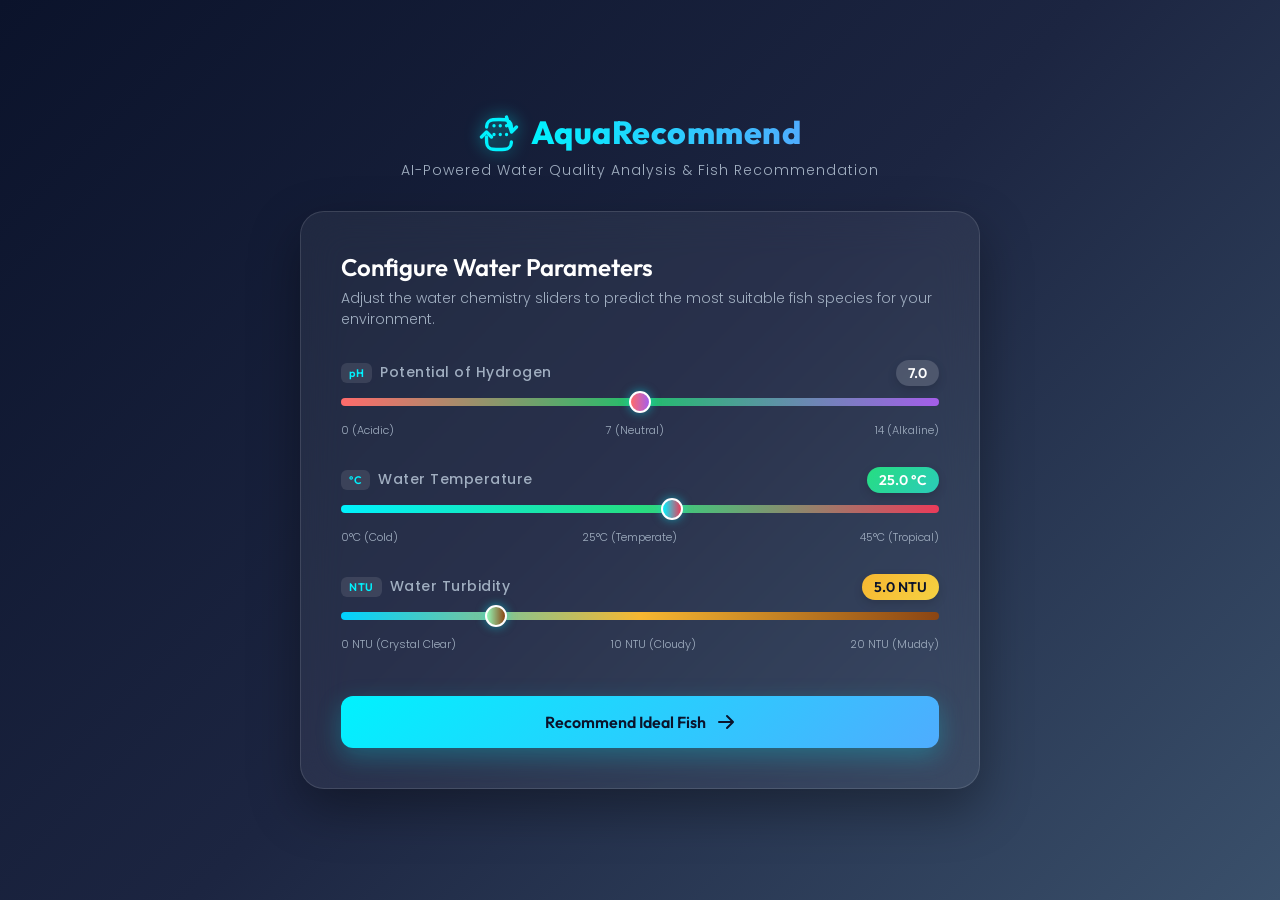
<file: index.html>
<!DOCTYPE html>
<html lang="en">
  <head>
    <meta charset="UTF-8" />
    <meta name="viewport" content="width=device-width, initial-scale=1.0" />
    <title>AquaRecommend - Intelligent Fish Suitability Predictor</title>
    <!-- Google Fonts -->
    <link rel="preconnect" href="https://fonts.googleapis.com" />
    <link rel="preconnect" href="https://fonts.gstatic.com" crossorigin />
    <link
      href="https://fonts.googleapis.com/css2?family=Outfit:wght@300;400;600;800&family=Poppins:wght@300;400;500;600;700&display=swap"
      rel="stylesheet"
    />
    <!-- Custom Style Sheet and Client-side Model -->
    <link rel="stylesheet" href="style.css" />
    <script src="model.js"></script>
  </head>
  <body>
    <!-- Background Animated Waves -->
    <div class="water-bg">
      <div class="bubble bubble-1"></div>
      <div class="bubble bubble-2"></div>
      <div class="bubble bubble-3"></div>
      <div class="bubble bubble-4"></div>
    </div>

    <div class="app-container">
      <!-- Header -->
      <header class="app-header">
        <div class="logo">
          <svg viewBox="0 0 24 24" width="40" height="40" fill="none" stroke="currentColor" stroke-width="2">
            <path stroke-linecap="round" stroke-linejoin="round" d="M19.5 12c0-1.232-.046-2.453-.138-3.662a4.006 4.006 0 00-3.7-3.7 48.656 48.656 0 00-7.324 0 4.006 4.006 0 00-3.7 3.7c-.017.22-.032.441-.046.662M19.5 12l3-3m-3 3l-3-9m-12 12c0 1.232.046 2.453.138 3.662a4.006 4.006 0 003.7 3.7 48.656 48.656 0 007.324 0 4.006 4.006 0 003.7-3.7c.017-.22.032-.441.046-.662M4.5 12l-3 3m3-3l3 3M9 8.25h.008v.008H9V8.25zm.008 5.25H9v.008h.008V13.5zm3.75-5.25h.008v.008h-.008V8.25zm.008 5.25h-.008v.008h.008V13.5zm3.75-5.25h.008v.008h-.008V8.25zm.008 5.25h-.008v.008h.008V13.5z" />
          </svg>
          <h1>AquaRecommend</h1>
        </div>
        <p class="subtitle">AI-Powered Water Quality Analysis & Fish Recommendation</p>
      </header>

      <!-- Main Card -->
      <main class="glass-card">
        <!-- Section 1: Form Inputs -->
        <section id="input-section" class="card-section active">
          <h2 class="section-title">Configure Water Parameters</h2>
          <p class="section-desc">Adjust the water chemistry sliders to predict the most suitable fish species for your environment.</p>

          <form id="predict-form" class="interactive-form">
            <!-- pH Control -->
            <div class="input-group">
              <div class="input-header">
                <span class="input-label">
                  <span class="icon">pH</span>
                  Potential of Hydrogen
                </span>
                <span id="ph-badge" class="value-badge badge-neutral">7.0</span>
              </div>
              <input
                type="range"
                id="ph"
                name="ph"
                min="0"
                max="14"
                step="0.1"
                value="7.0"
                class="slider-control ph-slider"
              />
              <div class="slider-labels">
                <span>0 (Acidic)</span>
                <span>7 (Neutral)</span>
                <span>14 (Alkaline)</span>
              </div>
            </div>

            <!-- Temperature Control -->
            <div class="input-group">
              <div class="input-header">
                <span class="input-label">
                  <span class="icon">°C</span>
                  Water Temperature
                </span>
                <span id="temp-badge" class="value-badge badge-neutral">25.0 °C</span>
              </div>
              <input
                type="range"
                id="temperature"
                name="temperature"
                min="0"
                max="45"
                step="0.5"
                value="25.0"
                class="slider-control temp-slider"
              />
              <div class="slider-labels">
                <span>0°C (Cold)</span>
                <span>25°C (Temperate)</span>
                <span>45°C (Tropical)</span>
              </div>
            </div>

            <!-- Turbidity Control -->
            <div class="input-group">
              <div class="input-header">
                <span class="input-label">
                  <span class="icon">NTU</span>
                  Water Turbidity
                </span>
                <span id="turbidity-badge" class="value-badge badge-neutral">5.0 NTU</span>
              </div>
              <input
                type="range"
                id="turbidity"
                name="turbidity"
                min="0"
                max="20"
                step="0.1"
                value="5.0"
                class="slider-control turbidity-slider"
              />
              <div class="slider-labels">
                <span>0 NTU (Crystal Clear)</span>
                <span>10 NTU (Cloudy)</span>
                <span>20 NTU (Muddy)</span>
              </div>
            </div>

            <button type="submit" id="submit-btn" class="action-btn">
              <span>Recommend Ideal Fish</span>
              <svg viewBox="0 0 20 20" fill="currentColor" width="20" height="20">
                <path fill-rule="evenodd" d="M10.293 3.293a1 1 0 011.414 0l6 6a1 1 0 010 1.414l-6 6a1 1 0 01-1.414-1.414L14.586 11H3a1 1 0 110-2h11.586l-4.293-4.293a1 1 0 010-1.414z" clip-rule="evenodd" />
              </svg>
            </button>
          </form>
        </section>

        <!-- Section 2: Loading Process -->
        <section id="process-section" class="card-section">
          <h2 class="section-title">ML Pipeline Execution</h2>
          <p class="section-desc">Classifying optimal environment via Local Decision Tree Model...</p>

          <div class="progress-bar-container">
            <div id="pipeline-progress" class="progress-bar-fill"></div>
          </div>

          <ul class="pipeline-steps">
            <li id="step-1" class="step">
              <span class="step-indicator"></span>
              <span class="step-text">Reading water parameters...</span>
            </li>
            <li id="step-2" class="step">
              <span class="step-indicator"></span>
              <span class="step-text">Normalizing feature values...</span>
            </li>
            <li id="step-3" class="step">
              <span class="step-indicator"></span>
              <span class="step-text">Evaluating Decision Tree rules...</span>
            </li>
            <li id="step-4" class="step">
              <span class="step-indicator"></span>
              <span class="step-text">Decoding classification labels...</span>
            </li>
            <li id="step-5" class="step">
              <span class="step-indicator"></span>
              <span class="step-text">Generating recommendation report...</span>
            </li>
          </ul>
        </section>

        <!-- Section 3: Prediction Result -->
        <section id="result-section" class="card-section">
          <div class="result-header">
            <div class="badge-success-glow">Optimal Match Found!</div>
            <h2 id="result-fish-name" class="fish-name-title">Tilapia</h2>
            <p id="result-fish-desc" class="fish-description">Tilapia is highly adaptable...</p>
          </div>

          <!-- Analysis Charts Container -->
          <div class="comparison-dashboard">
            <h3>Comparison Dashboard</h3>
            <p class="chart-subtitle">Comparing your inputs with the species' optimal tolerances</p>

            <!-- pH Chart -->
            <div class="chart-group">
              <div class="chart-header">
                <span>pH Levels</span>
                <span id="chart-ph-lbl">Input: 7.0 | Ideal: 5.6 - 9.0</span>
              </div>
              <div class="comparison-track-bg">
                <div id="chart-ph-safe" class="comparison-safe-range"></div>
                <div id="chart-ph-pin" class="comparison-pin"></div>
              </div>
              <div class="chart-footer">
                <span>0</span>
                <span>7</span>
                <span>14</span>
              </div>
            </div>

            <!-- Temp Chart -->
            <div class="chart-group">
              <div class="chart-header">
                <span>Temperature (°C)</span>
                <span id="chart-temp-lbl">Input: 25.0°C | Ideal: 17.5 - 35.0°C</span>
              </div>
              <div class="comparison-track-bg">
                <div id="chart-temp-safe" class="comparison-safe-range"></div>
                <div id="chart-temp-pin" class="comparison-pin"></div>
              </div>
              <div class="chart-footer">
                <span>0°C</span>
                <span>25°C</span>
                <span>45°C</span>
              </div>
            </div>

            <!-- Turbidity Chart -->
            <div class="chart-group">
              <div class="chart-header">
                <span>Turbidity (NTU)</span>
                <span id="chart-turbidity-lbl">Input: 5.0 NTU | Ideal: 3.0 - 7.2 NTU</span>
              </div>
              <div class="comparison-track-bg">
                <div id="chart-turbidity-safe" class="comparison-safe-range"></div>
                <div id="chart-turbidity-pin" class="comparison-pin"></div>
              </div>
              <div class="chart-footer">
                <span>0 NTU</span>
                <span>10 NTU</span>
                <span>20 NTU</span>
              </div>
            </div>
          </div>

          <!-- Tips & Advice -->
          <div class="tips-box">
            <svg viewBox="0 0 20 20" fill="currentColor" width="22" height="22">
              <path fill-rule="evenodd" d="M18 10a8 8 0 11-16 0 8 8 0 0116 0zm-7-4a1 1 0 11-2 0 1 1 0 012 0zM9 9a1 1 0 000 2v3a1 1 0 001 1h1a1 1 0 100-2v-3a1 1 0 00-1-1H9z" clip-rule="evenodd" />
            </svg>
            <div>
              <strong>Quick Care Tip:</strong>
              <span id="result-fish-tips">Maintain oxygen flow...</span>
            </div>
          </div>

          <!-- Reset Button -->
          <button id="reset-btn" class="action-btn outline">
            <svg viewBox="0 0 20 20" fill="currentColor" width="20" height="20">
              <path fill-rule="evenodd" d="M4 2a1 1 0 011 1v2.101a7.002 7.002 0 0111.601 2.566 1 1 0 11-1.885.666A5.002 5.002 0 005.999 7H9a1 1 0 110 2H4a1 1 0 01-1-1V3a1 1 0 011-1zm.008 9.057a1 1 0 011.214-.722 5.002 5.002 0 007.778 2.665H11a1 1 0 110-2h5a1 1 0 011 1v5a1 1 0 11-2 0v-2.101a7.002 7.002 0 01-11.601-2.566 1 1 0 01.722-1.214z" clip-rule="evenodd" />
            </svg>
            <span>Analyze New Environment</span>
          </button>
        </section>
      </main>
    </div>

    <!-- Javascript Logical Controller -->
    <script>
      // Database of Fish Tolerances and Metadata
      const fishMetadata = {
        tilapia: {
          name: "Tilapia",
          desc: "Tilapia is a robust, highly adaptable fish that is extremely popular in commercial aquaculture. It exhibits fast growth and handles environmental changes exceptionally well.",
          ph: { min: 5.6, max: 9.0, mean: 7.83 },
          temp: { min: 17.5, max: 35.0, mean: 19.55 },
          turb: { min: 3.0, max: 7.2, mean: 3.80 },
          tips: "Prefers warm temperatures. Tolerates fluctuating water quality and lower dissolved oxygen better than most other species."
        },
        rui: {
          name: "Rui (Rohu)",
          desc: "Rui is a species of the carp family widely cultivated in South Asia. It is a column feeder and prefers clean, well-oxygenated water.",
          ph: { min: 6.0, max: 8.9, mean: 7.06 },
          temp: { min: 20.87, max: 35.0, mean: 22.43 },
          turb: { min: 3.31, max: 7.5, mean: 3.75 },
          tips: "Requires clean water with high aeration. It is sensitive to highly acidic waters below pH 6.0."
        },
        pangas: {
          name: "Pangas (Yellowtail Catfish)",
          desc: "Pangas is a fast-growing catfish species that thrives in warm climates. It is highly valued for intensive aquaculture setups due to its high density tolerance.",
          ph: { min: 6.5, max: 9.0, mean: 8.46 },
          temp: { min: 17.81, max: 30.0, mean: 21.55 },
          turb: { min: 1.0, max: 6.8, mean: 3.69 },
          tips: "Thrives in slightly alkaline water. Needs consistent feeding and high stocking parameters to grow optimally."
        },
        silverCup: {
          name: "Silver Cup (Silver Carp)",
          desc: "Silver Carp is a filter-feeding freshwater species. It plays a key role in ecological farming by grazing on excessive green algae and maintaining water clarity.",
          ph: { min: 6.0, max: 8.8, mean: 6.82 },
          temp: { min: 21.06, max: 32.0, mean: 22.23 },
          turb: { min: 3.56, max: 7.0, mean: 3.89 },
          tips: "Controls organic algae blooms efficiently. Be cautious, as they are strong jumpers when startled by noise."
        },
        katla: {
          name: "Katla (Indian Carp)",
          desc: "Katla is a surface-feeding freshwater carp. It has a high growth rate and broad head, feeding extensively on zooplankton near the surface.",
          ph: { min: 6.0, max: 8.5, mean: 7.69 },
          temp: { min: 21.12, max: 32.0, mean: 23.18 },
          turb: { min: 3.6, max: 5.5, mean: 3.74 },
          tips: "Ideal for polyculture ponds. Pair them with bottom-feeders to efficiently utilize the entire water column."
        },
        sing: {
          name: "Sing (Asian Catfish / Shingi)",
          desc: "Sing is an air-breathing freshwater catfish known for its rich nutritional value. It can survive in shallow, swampy, and low-oxygen environments.",
          ph: { min: 6.5, max: 8.5, mean: 7.33 },
          temp: { min: 21.0, max: 32.0, mean: 23.49 },
          turb: { min: 3.56, max: 7.5, mean: 4.48 },
          tips: "Thrives in muddy or organic bottoms. Highly robust and can breathe atmospheric air using an accessory respiratory organ."
        },
        shrimp: {
          name: "Shrimp",
          desc: "Shrimp are sensitive, high-value crustaceans. They require stable water conditions with clean parameters and clean sandy-muddy bottoms.",
          ph: { min: 6.51, max: 7.9, mean: 7.15 },
          temp: { min: 18.0, max: 32.0, mean: 22.14 },
          turb: { min: 3.6, max: 15.8, mean: 6.83 },
          tips: "Provide plenty of benthic cover and ensure highly stable pH levels, as shrimp molt frequently and are vulnerable during this time."
        },
        karpio: {
          name: "Karpio (Common Carp)",
          desc: "Common Carp is an extremely resilient bottom-feeder. It can survive in freezing winter temperatures and adapts to almost any pond system.",
          ph: { min: 7.0, max: 7.5, mean: 7.24 },
          temp: { min: 4.0, max: 30.0, mean: 19.36 },
          turb: { min: 5.0, max: 10.0, mean: 7.68 },
          tips: "Avoid overfeeding in cold water (below 10°C) as their metabolic rate drops drastically. Thrives in soft clay bottoms."
        },
        prawn: {
          name: "Prawn",
          desc: "Freshwater prawns require clean, tropical warm waters. They are territorial bottom dwellers that feed on plant material, small worms, and detritus.",
          ph: { min: 7.3, max: 8.3, mean: 7.90 },
          temp: { min: 26.0, max: 32.0, mean: 28.90 },
          turb: { min: 4.0, max: 8.5, mean: 6.42 },
          tips: "Keep stocking density moderate to prevent cannibalism. Requires high aeration and clean sandy bottoms."
        },
        koi: {
          name: "Koi Carp",
          desc: "Koi are colorful, domestic ornamental fish bred for decorative garden ponds. They are active, intelligent, and can live for decades.",
          ph: { min: 5.5, max: 8.5, mean: 6.68 },
          temp: { min: 18.0, max: 32.0, mean: 26.02 },
          turb: { min: 4.0, max: 6.1, mean: 4.62 },
          tips: "Install strong biological filtration systems to cope with high organic waste loads and keep the water clear for visibility."
        },
        magur: {
          name: "Magur (Walking Catfish)",
          desc: "Magur is an incredibly tough, air-breathing local catfish. It can crawl short distances over damp ground and survive in hypoxic pools.",
          ph: { min: 7.1, max: 7.4, mean: 7.24 },
          temp: { min: 21.0, max: 28.0, mean: 25.18 },
          turb: { min: 7.0, max: 8.0, mean: 7.71 },
          tips: "Pond boundaries must be fenced securely, as Magur can migrate out during heavy rainfall or wet nights."
        }
      };

      // Input Sliders and Badges DOM bindings
      const sliders = {
        ph: { input: document.getElementById('ph'), badge: document.getElementById('ph-badge') },
        temp: { input: document.getElementById('temperature'), badge: document.getElementById('temp-badge') },
        turb: { input: document.getElementById('turbidity'), badge: document.getElementById('turbidity-badge') }
      };

      // Realtime Badge Updates & Colors
      function updatePHBadge(val) {
        sliders.ph.badge.textContent = Number(val).toFixed(1);
        sliders.ph.badge.className = 'value-badge';
        if (val < 6.0) {
          sliders.ph.badge.classList.add('badge-acidic');
        } else if (val > 8.5) {
          sliders.ph.badge.classList.add('badge-alkaline');
        } else {
          sliders.ph.badge.classList.add('badge-neutral');
        }
      }

      function updateTempBadge(val) {
        sliders.temp.badge.textContent = Number(val).toFixed(1) + ' °C';
        sliders.temp.badge.className = 'value-badge';
        if (val < 15.0) {
          sliders.temp.badge.classList.add('badge-cold');
        } else if (val > 30.0) {
          sliders.temp.badge.classList.add('badge-hot');
        } else {
          sliders.temp.badge.classList.add('badge-temperate');
        }
      }

      function updateTurbBadge(val) {
        sliders.turb.badge.textContent = Number(val).toFixed(1) + ' NTU';
        sliders.turb.badge.className = 'value-badge';
        if (val < 4.0) {
          sliders.turb.badge.classList.add('badge-clear');
        } else if (val > 10.0) {
          sliders.turb.badge.classList.add('badge-muddy');
        } else {
          sliders.turb.badge.classList.add('badge-cloudy');
        }
      }

      // Input Event Listeners
      sliders.ph.input.addEventListener('input', (e) => updatePHBadge(e.target.value));
      sliders.temp.input.addEventListener('input', (e) => updateTempBadge(e.target.value));
      sliders.turb.input.addEventListener('input', (e) => updateTurbBadge(e.target.value));

      // Initial Badge states
      updatePHBadge(sliders.ph.input.value);
      updateTempBadge(sliders.temp.input.value);
      updateTurbBadge(sliders.turb.input.value);

      // Section Transitions
      const sections = {
        input: document.getElementById('input-section'),
        process: document.getElementById('process-section'),
        result: document.getElementById('result-section')
      };

      function activateSection(secId) {
        Object.values(sections).forEach(sec => sec.classList.remove('active'));
        sections[secId].classList.add('active');
      }

      // Draw Comparison Chart Subsystem
      function setupComparisonChart(trackId, safeId, pinId, valBadgeId, minBound, maxBound, safeMin, safeMax, userVal, unit) {
        const safeStartPct = ((safeMin - minBound) / (maxBound - minBound)) * 100;
        const safeWidthPct = ((safeMax - safeMin) / (maxBound - minBound)) * 100;
        const pinPct = Math.max(0, Math.min(100, ((userVal - minBound) / (maxBound - minBound)) * 100));

        const safeRangeEl = document.getElementById(safeId);
        const pinEl = document.getElementById(pinId);
        const valBadgeEl = document.getElementById(valBadgeId);

        safeRangeEl.style.left = safeStartPct + '%';
        safeRangeEl.style.width = safeWidthPct + '%';
        pinEl.style.left = pinPct + '%';

        // Check suitability
        const isOptimal = userVal >= safeMin && userVal <= safeMax;
        if (isOptimal) {
          pinEl.className = 'comparison-pin pin-optimal';
          safeRangeEl.classList.add('safe-glow');
        } else {
          pinEl.className = 'comparison-pin pin-warning';
          safeRangeEl.classList.remove('safe-glow');
        }

        // Set Label
        valBadgeEl.innerHTML = `Your Water: <strong>${userVal}${unit}</strong> | Ideal Range: <strong>${safeMin} - ${safeMax}${unit}</strong>`;
      }

      // Form Submit logical flow (Local prediction & Process Animation)
      const form = document.getElementById('predict-form');
      form.addEventListener('submit', async (e) => {
        e.preventDefault();

        // Capture Inputs
        const phVal = parseFloat(sliders.ph.input.value);
        const tempVal = parseFloat(sliders.temp.input.value);
        const turbVal = parseFloat(sliders.turb.input.value);

        // Switch to Process Mode
        activateSection('process');

        // Reset step animations
        const steps = [1, 2, 3, 4, 5].map(num => document.getElementById(`step-${num}`));
        steps.forEach(step => step.className = 'step');
        
        const progressBar = document.getElementById('pipeline-progress');
        progressBar.style.width = '0%';

        // Run animations sequential steps
        const stepDelay = 600; // ms
        for (let i = 0; i < 5; i++) {
          steps[i].classList.add('active');
          progressBar.style.width = ((i + 1) * 20) + '%';
          await new Promise(r => setTimeout(r, stepDelay));
          steps[i].classList.remove('active');
          steps[i].classList.add('done');
        }

        // Evaluate model locally (runs in microseconds!)
        let predictedFishKey = 'tilapia'; // Default fallback
        try {
          if (typeof predictFish === 'function') {
            predictedFishKey = predictFish(phVal, tempVal, turbVal).toLowerCase();
          } else {
            console.error("predictFish function is not defined. Make sure model.js is loaded.");
          }
        } catch (err) {
          console.error("Prediction evaluation failed:", err);
        }

        // Render Result UI
        const meta = fishMetadata[predictedFishKey] || fishMetadata.tilapia;

        document.getElementById('result-fish-name').textContent = meta.name;
        document.getElementById('result-fish-desc').textContent = meta.desc;
        document.getElementById('result-fish-tips').textContent = meta.tips;

        // Render Charts
        setupComparisonChart(
          'chart-ph-track', 'chart-ph-safe', 'chart-ph-pin', 'chart-ph-lbl',
          0, 14, meta.ph.min, meta.ph.max, phVal, ''
        );

        setupComparisonChart(
          'chart-temp-track', 'chart-temp-safe', 'chart-temp-pin', 'chart-temp-lbl',
          0, 45, meta.temp.min, meta.temp.max, tempVal, '°C'
        );

        setupComparisonChart(
          'chart-turbidity-track', 'chart-turbidity-safe', 'chart-turbidity-pin', 'chart-turbidity-lbl',
          0, 20, meta.turb.min, meta.turb.max, turbVal, ' NTU'
        );

        // Transition to results page
        activateSection('result');
      });

      // Reset application
      document.getElementById('reset-btn').addEventListener('click', () => {
        activateSection('input');
      });
    </script>
  </body>
</html>
</file>
<file: style.css>
/* ==========================================================================
   AQUA RECOMMEND - PREMIUM CSS STYLING SYSTEM
   Aesthetics: Deep Ocean Dark Theme, Glassmorphism, Neon Accents, Fluid Motion
   ========================================================================== */

/* Reset & Variables */
:root {
  --primary-glow: #00f2fe;
  --secondary-glow: #4facfe;
  --bg-gradient: linear-gradient(135deg, #0b132b, #1c2541, #3a506b);
  --card-bg: rgba(255, 255, 255, 0.06);
  --card-border: rgba(255, 255, 255, 0.12);
  --card-shadow: 0 20px 50px rgba(0, 0, 0, 0.35);
  --text-primary: #ffffff;
  --text-secondary: #a0aec0;
  
  /* Badge Colors */
  --color-acidic: linear-gradient(135deg, #ff6b6b, #ff8787);
  --color-neutral: linear-gradient(135deg, #20bf6b, #0be881);
  --color-alkaline: linear-gradient(135deg, #a55eea, #8854d0);
  --color-cold: linear-gradient(135deg, #0575e6, #00f2fe);
  --color-temperate: linear-gradient(135deg, #26de81, #2bcbba);
  --color-hot: linear-gradient(135deg, #eb3b5a, #fa8231);
  --color-clear: linear-gradient(135deg, #00d2ff, #93f9b9);
  --color-cloudy: linear-gradient(135deg, #f7b731, #f5d142);
  --color-muddy: linear-gradient(135deg, #a0522d, #8b4513);
}

* {
  box-sizing: border-box;
  margin: 0;
  padding: 0;
}

body {
  font-family: 'Poppins', 'Segoe UI', sans-serif;
  color: var(--text-primary);
  min-height: 100vh;
  overflow-x: hidden;
  background: #0b132b;
  position: relative;
  display: flex;
  justify-content: center;
  align-items: center;
  padding: 20px;
}

/* ==========================================================================
   BACKGROUND WAVES & FLOATING BUBBLES
   ========================================================================== */
.water-bg {
  position: fixed;
  top: 0;
  left: 0;
  width: 100%;
  height: 100%;
  z-index: -1;
  background: var(--bg-gradient);
  overflow: hidden;
}

.bubble {
  position: absolute;
  border-radius: 50%;
  background: rgba(255, 255, 255, 0.05);
  box-shadow: inset 0 0 20px rgba(255, 255, 255, 0.1), 0 4px 10px rgba(0, 0, 0, 0.1);
  backdrop-filter: blur(1px);
  pointer-events: none;
  animation: floatUp 25s infinite linear;
}

.bubble-1 { width: 80px; height: 80px; left: 10%; bottom: -100px; animation-duration: 20s; }
.bubble-2 { width: 120px; height: 120px; left: 40%; bottom: -150px; animation-duration: 30s; animation-delay: 2s; }
.bubble-3 { width: 60px; height: 60px; left: 75%; bottom: -80px; animation-duration: 18s; animation-delay: 5s; }
.bubble-4 { width: 100px; height: 100px; left: 85%; bottom: -120px; animation-duration: 26s; animation-delay: 8s; }

@keyframes floatUp {
  0% {
    transform: translateY(0) scale(1) rotate(0deg);
    opacity: 0.1;
  }
  50% {
    opacity: 0.5;
  }
  100% {
    transform: translateY(-110vh) scale(1.2) rotate(360deg);
    opacity: 0;
  }
}

/* ==========================================================================
   APP SHELL LAYOUT
   ========================================================================== */
.app-container {
  width: 100%;
  max-width: 680px;
  margin: auto;
  z-index: 10;
}

.app-header {
  text-align: center;
  margin-bottom: 30px;
}

.logo {
  display: inline-flex;
  align-items: center;
  gap: 12px;
  color: var(--primary-glow);
  margin-bottom: 8px;
}

.logo svg {
  filter: drop-shadow(0 0 8px rgba(0, 242, 254, 0.6));
  animation: swim 4s ease-in-out infinite;
}

@keyframes swim {
  0%, 100% { transform: translateY(0) rotate(0deg); }
  50% { transform: translateY(-6px) rotate(-5deg); }
}

.logo h1 {
  font-family: 'Outfit', sans-serif;
  font-size: 32px;
  font-weight: 800;
  letter-spacing: 0.5px;
  background: linear-gradient(to right, #00f2fe, #4facfe);
  -webkit-background-clip: text;
  -webkit-text-fill-color: transparent;
}

.subtitle {
  color: var(--text-secondary);
  font-size: 14px;
  font-weight: 300;
  letter-spacing: 1px;
}

/* ==========================================================================
   GLASSMORPHIC CARD
   ========================================================================== */
.glass-card {
  background: var(--card-bg);
  border: 1px solid var(--card-border);
  box-shadow: var(--card-shadow);
  border-radius: 24px;
  backdrop-filter: blur(20px);
  -webkit-backdrop-filter: blur(20px);
  padding: 40px;
  position: relative;
  overflow: hidden;
}

.card-section {
  display: none;
  opacity: 0;
  transform: translateY(20px);
  transition: opacity 0.5s ease, transform 0.5s ease;
}

.card-section.active {
  display: block;
  opacity: 1;
  transform: translateY(0);
}

.section-title {
  font-family: 'Outfit', sans-serif;
  font-size: 24px;
  font-weight: 600;
  margin-bottom: 6px;
  color: #fff;
}

.section-desc {
  font-size: 14px;
  color: var(--text-secondary);
  margin-bottom: 30px;
  font-weight: 300;
}

/* ==========================================================================
   INTERACTIVE INPUT CONTROLS
   ========================================================================== */
.interactive-form {
  display: flex;
  flex-direction: column;
  gap: 28px;
}

.input-group {
  display: flex;
  flex-direction: column;
  gap: 12px;
}

.input-header {
  display: flex;
  justify-content: space-between;
  align-items: center;
}

.input-label {
  font-size: 14px;
  font-weight: 500;
  letter-spacing: 0.5px;
  display: inline-flex;
  align-items: center;
  gap: 8px;
  color: var(--text-secondary);
}

.input-label .icon {
  font-family: 'Outfit', sans-serif;
  background: rgba(255, 255, 255, 0.1);
  padding: 3px 8px;
  border-radius: 6px;
  font-size: 11px;
  font-weight: 600;
  color: var(--primary-glow);
}

.value-badge {
  font-family: 'Outfit', sans-serif;
  font-size: 14px;
  font-weight: 600;
  padding: 4px 12px;
  border-radius: 20px;
  color: white;
  transition: all 0.3s ease;
  box-shadow: 0 4px 10px rgba(0, 0, 0, 0.15);
}

/* Dynamic Badge Colors */
.badge-neutral { background: rgba(255, 255, 255, 0.15); }
.badge-acidic { background: var(--color-acidic); }
.badge-alkaline { background: var(--color-alkaline); }
.badge-cold { background: var(--color-cold); }
.badge-temperate { background: var(--color-temperate); }
.badge-hot { background: var(--color-hot); }
.badge-clear { background: var(--color-clear); color: #0b132b; }
.badge-cloudy { background: var(--color-cloudy); color: #0b132b; }
.badge-muddy { background: var(--color-muddy); }

/* Range Slider Styles */
.slider-control {
  -webkit-appearance: none;
  width: 100%;
  height: 8px;
  border-radius: 4px;
  outline: none;
  background: rgba(255, 255, 255, 0.12);
  transition: background 0.3s;
}

.slider-control::-webkit-slider-thumb {
  -webkit-appearance: none;
  appearance: none;
  width: 22px;
  height: 22px;
  border-radius: 50%;
  cursor: pointer;
  border: 2px solid white;
  box-shadow: 0 0 10px rgba(0, 242, 254, 0.5);
  transition: transform 0.1s, background-color 0.3s;
}

.slider-control::-webkit-slider-thumb:hover {
  transform: scale(1.15);
}

/* pH Slider Colorization */
.ph-slider::-webkit-slider-thumb {
  background: linear-gradient(to right, #ff6b6b, #a55eea);
}
.ph-slider {
  background: linear-gradient(to right, #ff6b6b 0%, #20bf6b 50%, #a55eea 100%);
}

/* Temp Slider Colorization */
.temp-slider::-webkit-slider-thumb {
  background: linear-gradient(to right, #00f2fe, #eb3b5a);
}
.temp-slider {
  background: linear-gradient(to right, #00f2fe 0%, #26de81 50%, #eb3b5a 100%);
}

/* Turbidity Slider Colorization */
.turbidity-slider::-webkit-slider-thumb {
  background: linear-gradient(to right, #93f9b9, #8b4513);
}
.turbidity-slider {
  background: linear-gradient(to right, #00d2ff 0%, #f7b731 50%, #8b4513 100%);
}

.slider-labels {
  display: flex;
  justify-content: space-between;
  font-size: 11px;
  color: var(--text-secondary);
  font-weight: 300;
  margin-top: 4px;
}

/* Action Button */
.action-btn {
  display: flex;
  justify-content: center;
  align-items: center;
  gap: 10px;
  background: linear-gradient(135deg, #00f2fe, #4facfe);
  border: none;
  color: #0b132b;
  font-family: 'Outfit', sans-serif;
  font-size: 16px;
  font-weight: 600;
  padding: 16px;
  border-radius: 12px;
  cursor: pointer;
  transition: all 0.3s cubic-bezier(0.175, 0.885, 0.32, 1.275);
  box-shadow: 0 8px 25px rgba(0, 242, 254, 0.25);
  margin-top: 15px;
}

.action-btn:hover {
  transform: translateY(-2px);
  box-shadow: 0 12px 30px rgba(0, 242, 254, 0.4);
}

.action-btn:active {
  transform: translateY(0);
}

.action-btn.outline {
  background: transparent;
  border: 1px solid var(--primary-glow);
  color: var(--primary-glow);
  box-shadow: none;
}

.action-btn.outline:hover {
  background: rgba(0, 242, 254, 0.08);
  box-shadow: 0 4px 15px rgba(0, 242, 254, 0.15);
}

/* ==========================================================================
   PIPELINE PROCESS STATE
   ========================================================================== */
.progress-bar-container {
  width: 100%;
  height: 6px;
  background: rgba(255, 255, 255, 0.1);
  border-radius: 3px;
  margin-bottom: 30px;
  overflow: hidden;
}

.progress-bar-fill {
  width: 0%;
  height: 100%;
  background: linear-gradient(to right, #00f2fe, #0be881);
  border-radius: 3px;
  transition: width 0.4s ease;
}

.pipeline-steps {
  list-style: none;
  display: flex;
  flex-direction: column;
  gap: 20px;
}

.step {
  display: flex;
  align-items: center;
  gap: 15px;
  opacity: 0.35;
  transition: all 0.3s ease;
  transform: scale(0.98);
}

.step.active {
  opacity: 1;
  transform: scale(1.02);
  color: var(--primary-glow);
}

.step.done {
  opacity: 0.8;
  color: #0be881;
}

.step-indicator {
  width: 24px;
  height: 24px;
  border-radius: 50%;
  border: 2px solid var(--text-secondary);
  display: flex;
  justify-content: center;
  align-items: center;
  position: relative;
  flex-shrink: 0;
  transition: all 0.3s ease;
}

.step.active .step-indicator {
  border-color: var(--primary-glow);
  box-shadow: 0 0 10px rgba(0, 242, 254, 0.4);
}

.step.active .step-indicator::after {
  content: '';
  width: 8px;
  height: 8px;
  background: var(--primary-glow);
  border-radius: 50%;
  animation: pulse 1s infinite alternate;
}

.step.done .step-indicator {
  border-color: #0be881;
  background: rgba(11, 232, 129, 0.1);
}

.step.done .step-indicator::after {
  content: '✓';
  color: #0be881;
  font-size: 13px;
  font-weight: 700;
}

.step-text {
  font-size: 15px;
  font-weight: 400;
}

@keyframes pulse {
  0% { transform: scale(0.8); opacity: 0.6; }
  100% { transform: scale(1.3); opacity: 1; }
}

/* ==========================================================================
   RESULT CARD SYSTEM
   ========================================================================== */
.result-header {
  text-align: center;
  margin-bottom: 35px;
}

.badge-success-glow {
  display: inline-block;
  background: rgba(11, 232, 129, 0.15);
  border: 1px solid #0be881;
  color: #0be881;
  font-size: 12px;
  font-weight: 600;
  padding: 6px 16px;
  border-radius: 20px;
  letter-spacing: 1px;
  text-transform: uppercase;
  margin-bottom: 12px;
  box-shadow: 0 0 15px rgba(11, 232, 129, 0.2);
}

.fish-name-title {
  font-family: 'Outfit', sans-serif;
  font-size: 40px;
  font-weight: 800;
  text-transform: capitalize;
  background: linear-gradient(135deg, #fff, #00f2fe);
  -webkit-background-clip: text;
  -webkit-text-fill-color: transparent;
  margin-bottom: 12px;
  letter-spacing: 0.5px;
}

.fish-description {
  font-size: 14px;
  color: var(--text-secondary);
  line-height: 1.6;
  font-weight: 300;
}

/* Comparison Dashboard */
.comparison-dashboard {
  background: rgba(0, 0, 0, 0.2);
  border: 1px solid rgba(255, 255, 255, 0.05);
  border-radius: 16px;
  padding: 24px;
  margin-bottom: 30px;
}

.comparison-dashboard h3 {
  font-family: 'Outfit', sans-serif;
  font-size: 18px;
  font-weight: 600;
  margin-bottom: 4px;
}

.chart-subtitle {
  font-size: 11px;
  color: var(--text-secondary);
  margin-bottom: 24px;
}

.chart-group {
  margin-bottom: 24px;
}

.chart-group:last-child {
  margin-bottom: 0;
}

.chart-header {
  display: flex;
  justify-content: space-between;
  font-size: 12px;
  margin-bottom: 8px;
  font-weight: 500;
}

.chart-header span:first-child {
  color: #fff;
}

.chart-header span:last-child {
  color: var(--text-secondary);
}

/* Chart Track */
.comparison-track-bg {
  height: 12px;
  background: rgba(255, 255, 255, 0.08);
  border-radius: 6px;
  position: relative;
  margin-bottom: 6px;
}

.comparison-safe-range {
  position: absolute;
  height: 100%;
  background: linear-gradient(to right, rgba(0, 242, 254, 0.3), rgba(11, 232, 129, 0.3));
  border-left: 1px solid rgba(0, 242, 254, 0.6);
  border-right: 1px solid rgba(11, 232, 129, 0.6);
  border-radius: 3px;
}

.safe-glow {
  background: linear-gradient(to right, rgba(0, 242, 254, 0.45), rgba(11, 232, 129, 0.45));
  box-shadow: 0 0 10px rgba(0, 242, 254, 0.1);
}

.comparison-pin {
  position: absolute;
  top: 50%;
  width: 14px;
  height: 14px;
  border-radius: 50%;
  transform: translate(-50%, -50%);
  border: 2px solid white;
  box-shadow: 0 0 8px rgba(0, 0, 0, 0.5);
  transition: left 0.5s ease-out;
}

.pin-optimal {
  background: #0be881;
  box-shadow: 0 0 10px rgba(11, 232, 129, 0.8);
}

.pin-warning {
  background: #ff5e57;
  box-shadow: 0 0 10px rgba(255, 94, 87, 0.8);
}

.chart-footer {
  display: flex;
  justify-content: space-between;
  font-size: 10px;
  color: var(--text-secondary);
  font-weight: 300;
}

/* Tips Box */
.tips-box {
  background: rgba(0, 242, 254, 0.05);
  border-left: 3px solid var(--primary-glow);
  border-radius: 0 12px 12px 0;
  padding: 16px;
  display: flex;
  gap: 12px;
  align-items: flex-start;
  margin-bottom: 30px;
}

.tips-box svg {
  color: var(--primary-glow);
  flex-shrink: 0;
  margin-top: 1px;
}

.tips-box div {
  font-size: 13px;
  line-height: 1.5;
  color: #e2e8f0;
}

.tips-box strong {
  display: block;
  font-weight: 600;
  margin-bottom: 2px;
  color: var(--primary-glow);
}

/* Reset Button Style overrides */
#reset-btn {
  width: 100%;
}

/* Responsive adjustments */
@media (max-width: 480px) {
  .glass-card {
    padding: 24px;
  }
  .fish-name-title {
    font-size: 32px;
  }
}
</file>
